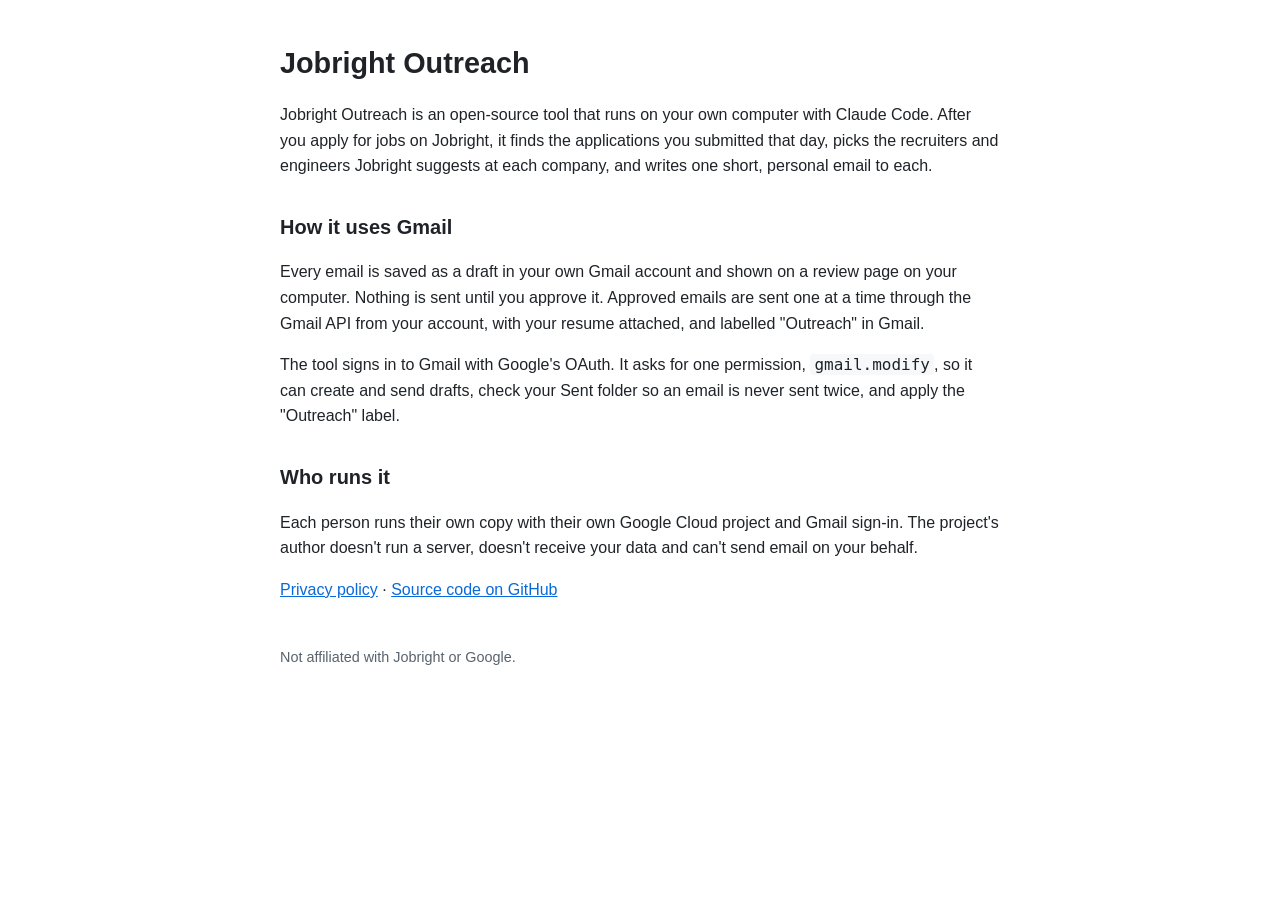
<file: index.html>
<!DOCTYPE html>
<html lang="en">
<head>
<meta charset="utf-8">
<meta name="viewport" content="width=device-width, initial-scale=1">
<title>Jobright Outreach</title>
<link rel="stylesheet" href="style.css">
</head>
<body>
<h1>Jobright Outreach</h1>
<p>Jobright Outreach is an open-source tool that runs on your own computer with Claude Code. After you apply for jobs on Jobright, it finds the applications you submitted that day, picks the recruiters and engineers Jobright suggests at each company, and writes one short, personal email to each.</p>

<h2>How it uses Gmail</h2>
<p>Every email is saved as a draft in your own Gmail account and shown on a review page on your computer. Nothing is sent until you approve it. Approved emails are sent one at a time through the Gmail API from your account, with your resume attached, and labelled "Outreach" in Gmail.</p>
<p>The tool signs in to Gmail with Google's OAuth. It asks for one permission, <code>gmail.modify</code>, so it can create and send drafts, check your Sent folder so an email is never sent twice, and apply the "Outreach" label.</p>

<h2>Who runs it</h2>
<p>Each person runs their own copy with their own Google Cloud project and Gmail sign-in. The project's author doesn't run a server, doesn't receive your data and can't send email on your behalf.</p>

<p><a href="privacy.html">Privacy policy</a> · <a href="https://github.com/RottenBanana420/jobright-outreach-agent">Source code on GitHub</a></p>

<footer>Not affiliated with Jobright or Google.</footer>
</body>
</html>
</file>
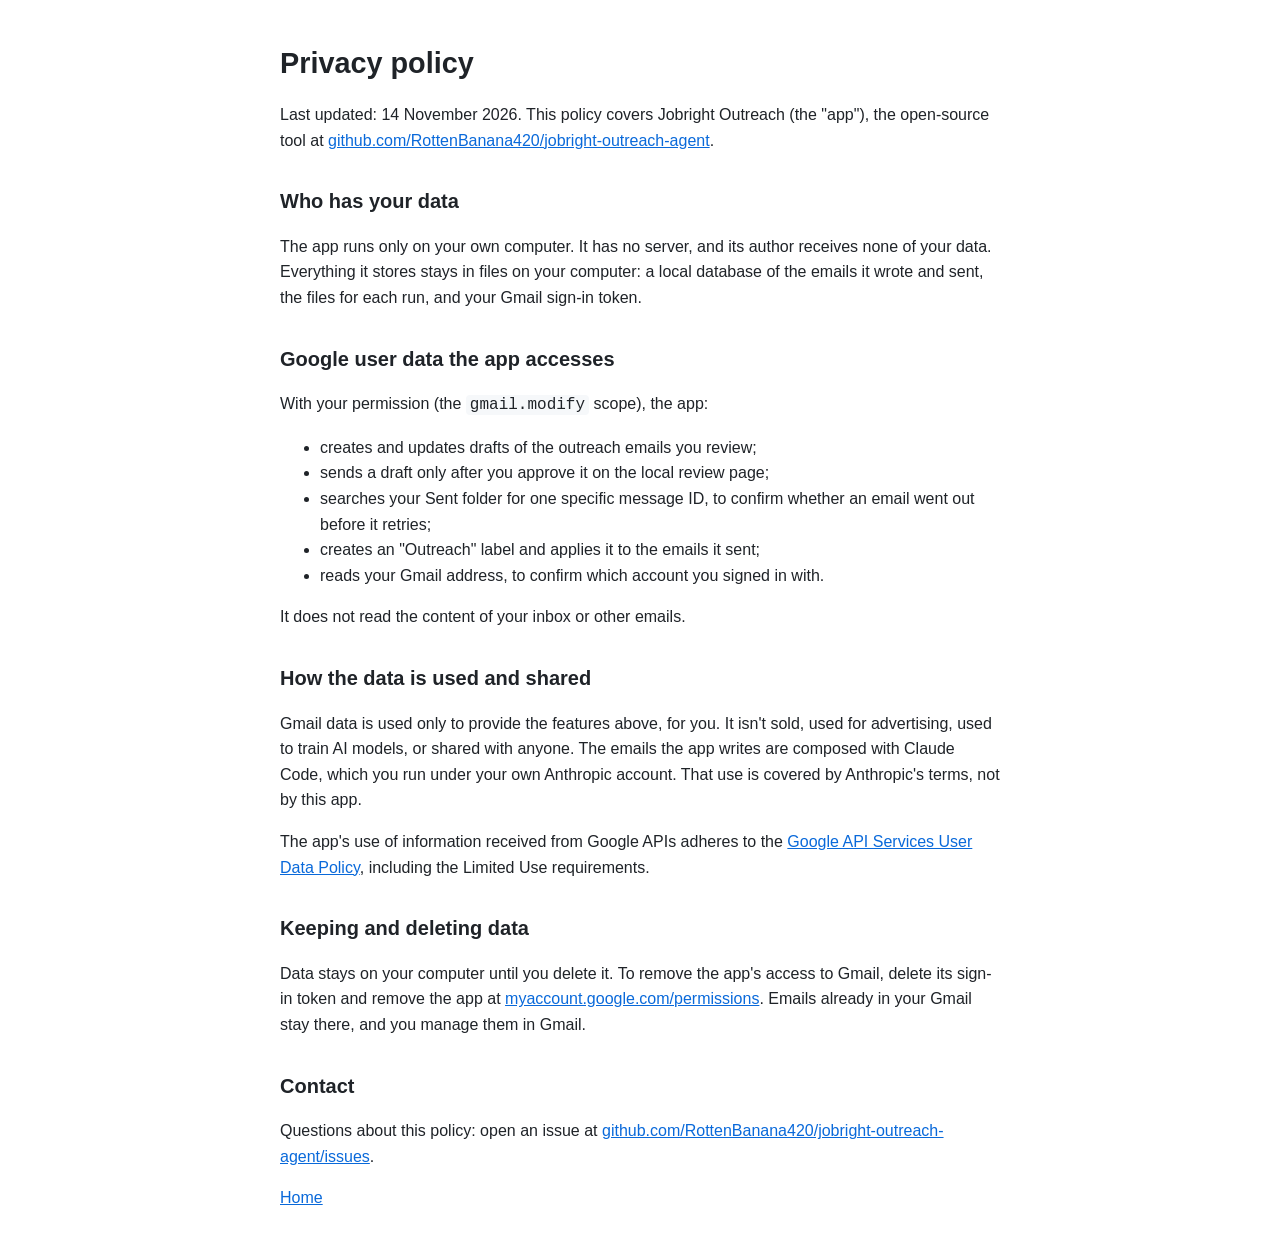
<file: privacy.html>
<!DOCTYPE html>
<html lang="en">
<head>
<meta charset="utf-8">
<meta name="viewport" content="width=device-width, initial-scale=1">
<title>Privacy policy: Jobright Outreach</title>
<link rel="stylesheet" href="style.css">
</head>
<body>
<h1>Privacy policy</h1>
<p>Last updated: 14 November 2026. This policy covers Jobright Outreach (the "app"), the open-source tool at <a href="https://github.com/RottenBanana420/jobright-outreach-agent">github.com/RottenBanana420/jobright-outreach-agent</a>.</p>

<h2>Who has your data</h2>
<p>The app runs only on your own computer. It has no server, and its author receives none of your data. Everything it stores stays in files on your computer: a local database of the emails it wrote and sent, the files for each run, and your Gmail sign-in token.</p>

<h2>Google user data the app accesses</h2>
<p>With your permission (the <code>gmail.modify</code> scope), the app:</p>
<ul>
<li>creates and updates drafts of the outreach emails you review;</li>
<li>sends a draft only after you approve it on the local review page;</li>
<li>searches your Sent folder for one specific message ID, to confirm whether an email went out before it retries;</li>
<li>creates an "Outreach" label and applies it to the emails it sent;</li>
<li>reads your Gmail address, to confirm which account you signed in with.</li>
</ul>
<p>It does not read the content of your inbox or other emails.</p>

<h2>How the data is used and shared</h2>
<p>Gmail data is used only to provide the features above, for you. It isn't sold, used for advertising, used to train AI models, or shared with anyone. The emails the app writes are composed with Claude Code, which you run under your own Anthropic account. That use is covered by Anthropic's terms, not by this app.</p>
<p>The app's use of information received from Google APIs adheres to the <a href="https://developers.google.com/terms/api-services-user-data-policy">Google API Services User Data Policy</a>, including the Limited Use requirements.</p>

<h2>Keeping and deleting data</h2>
<p>Data stays on your computer until you delete it. To remove the app's access to Gmail, delete its sign-in token and remove the app at <a href="https://myaccount.google.com/permissions">myaccount.google.com/permissions</a>. Emails already in your Gmail stay there, and you manage them in Gmail.</p>

<h2>Contact</h2>
<p>Questions about this policy: open an issue at <a href="https://github.com/RottenBanana420/jobright-outreach-agent/issues">github.com/RottenBanana420/jobright-outreach-agent/issues</a>.</p>

<p><a href="index.html">Home</a></p>
</body>
</html>
</file>
<file: style.css>
body{font:16px/1.6 -apple-system,BlinkMacSystemFont,"Segoe UI",sans-serif;max-width:720px;margin:40px auto;padding:0 20px;color:#1f2328}
h1{font-size:1.8em;margin-bottom:.2em}h2{margin-top:1.6em;font-size:1.25em}
a{color:#0969da}code{background:#f6f8fa;padding:1px 4px;border-radius:4px}
footer{margin-top:3em;font-size:.9em;color:#59636e}
</file>
